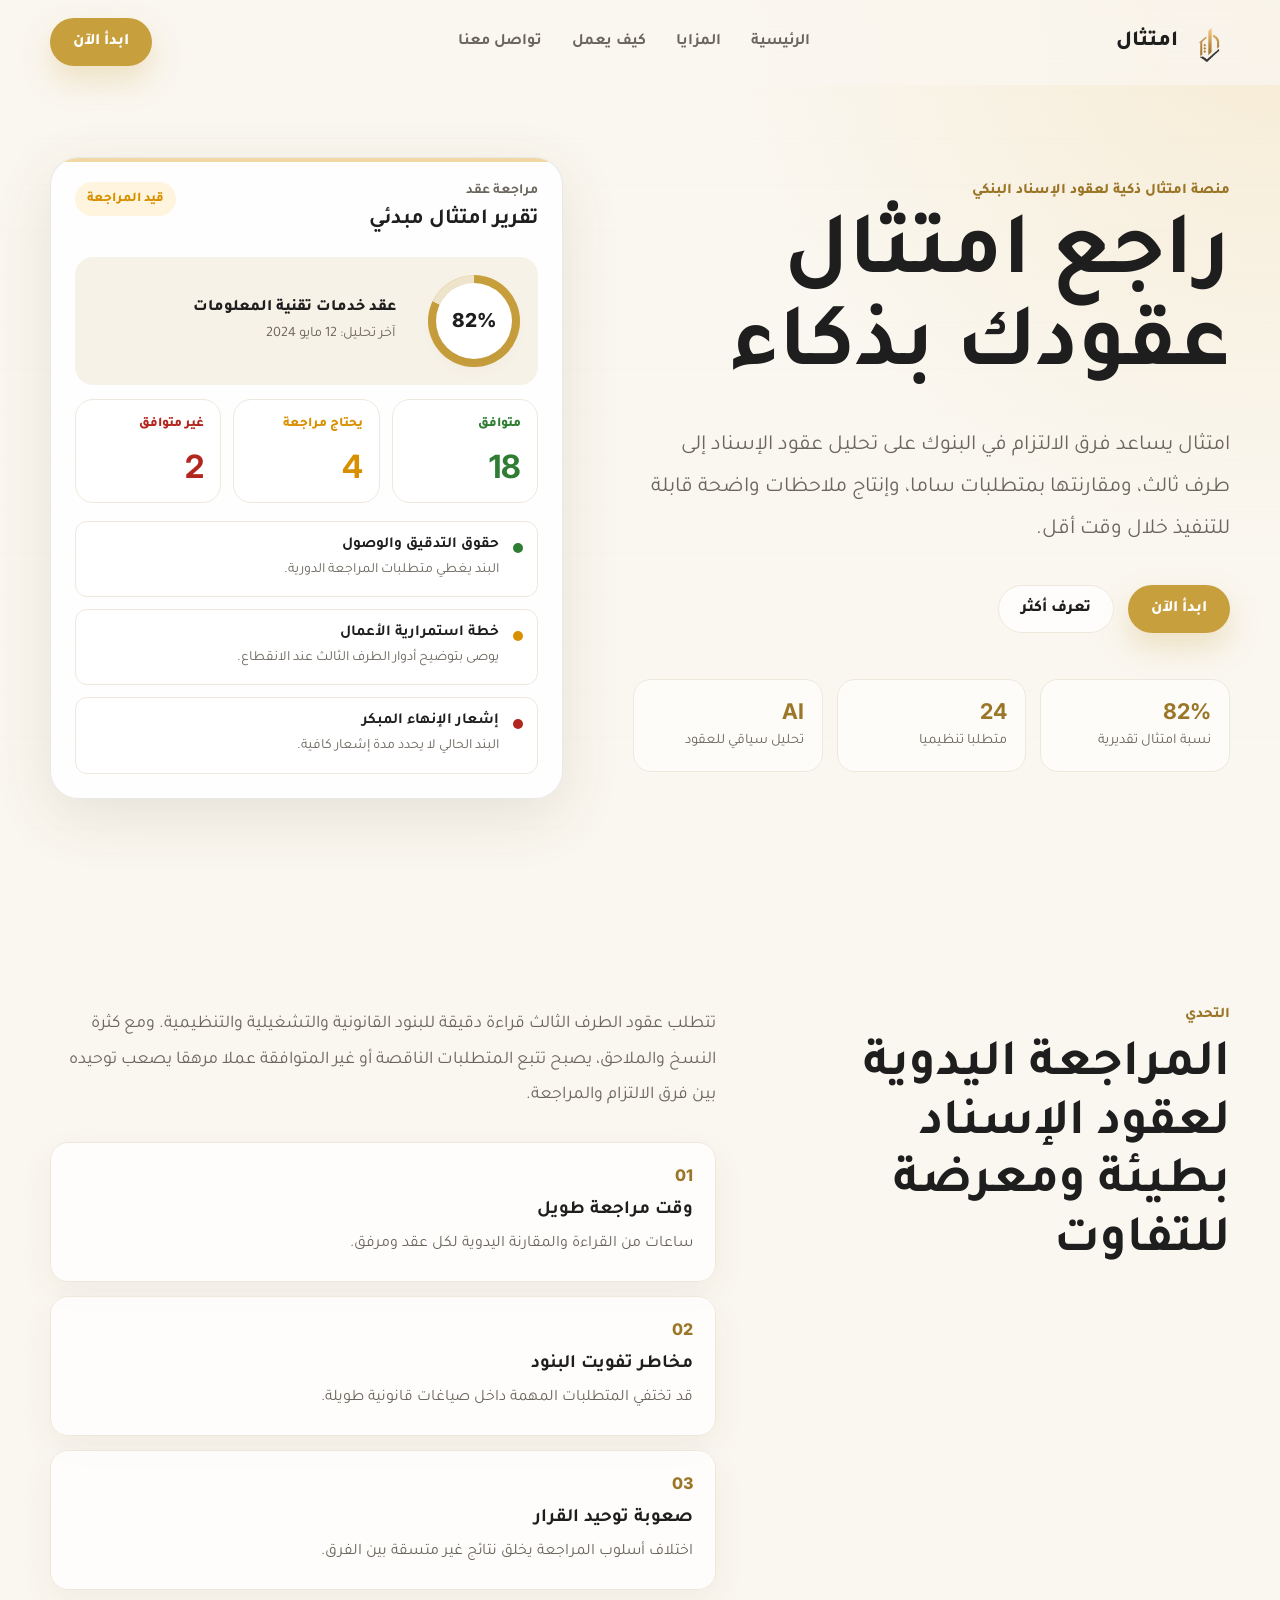
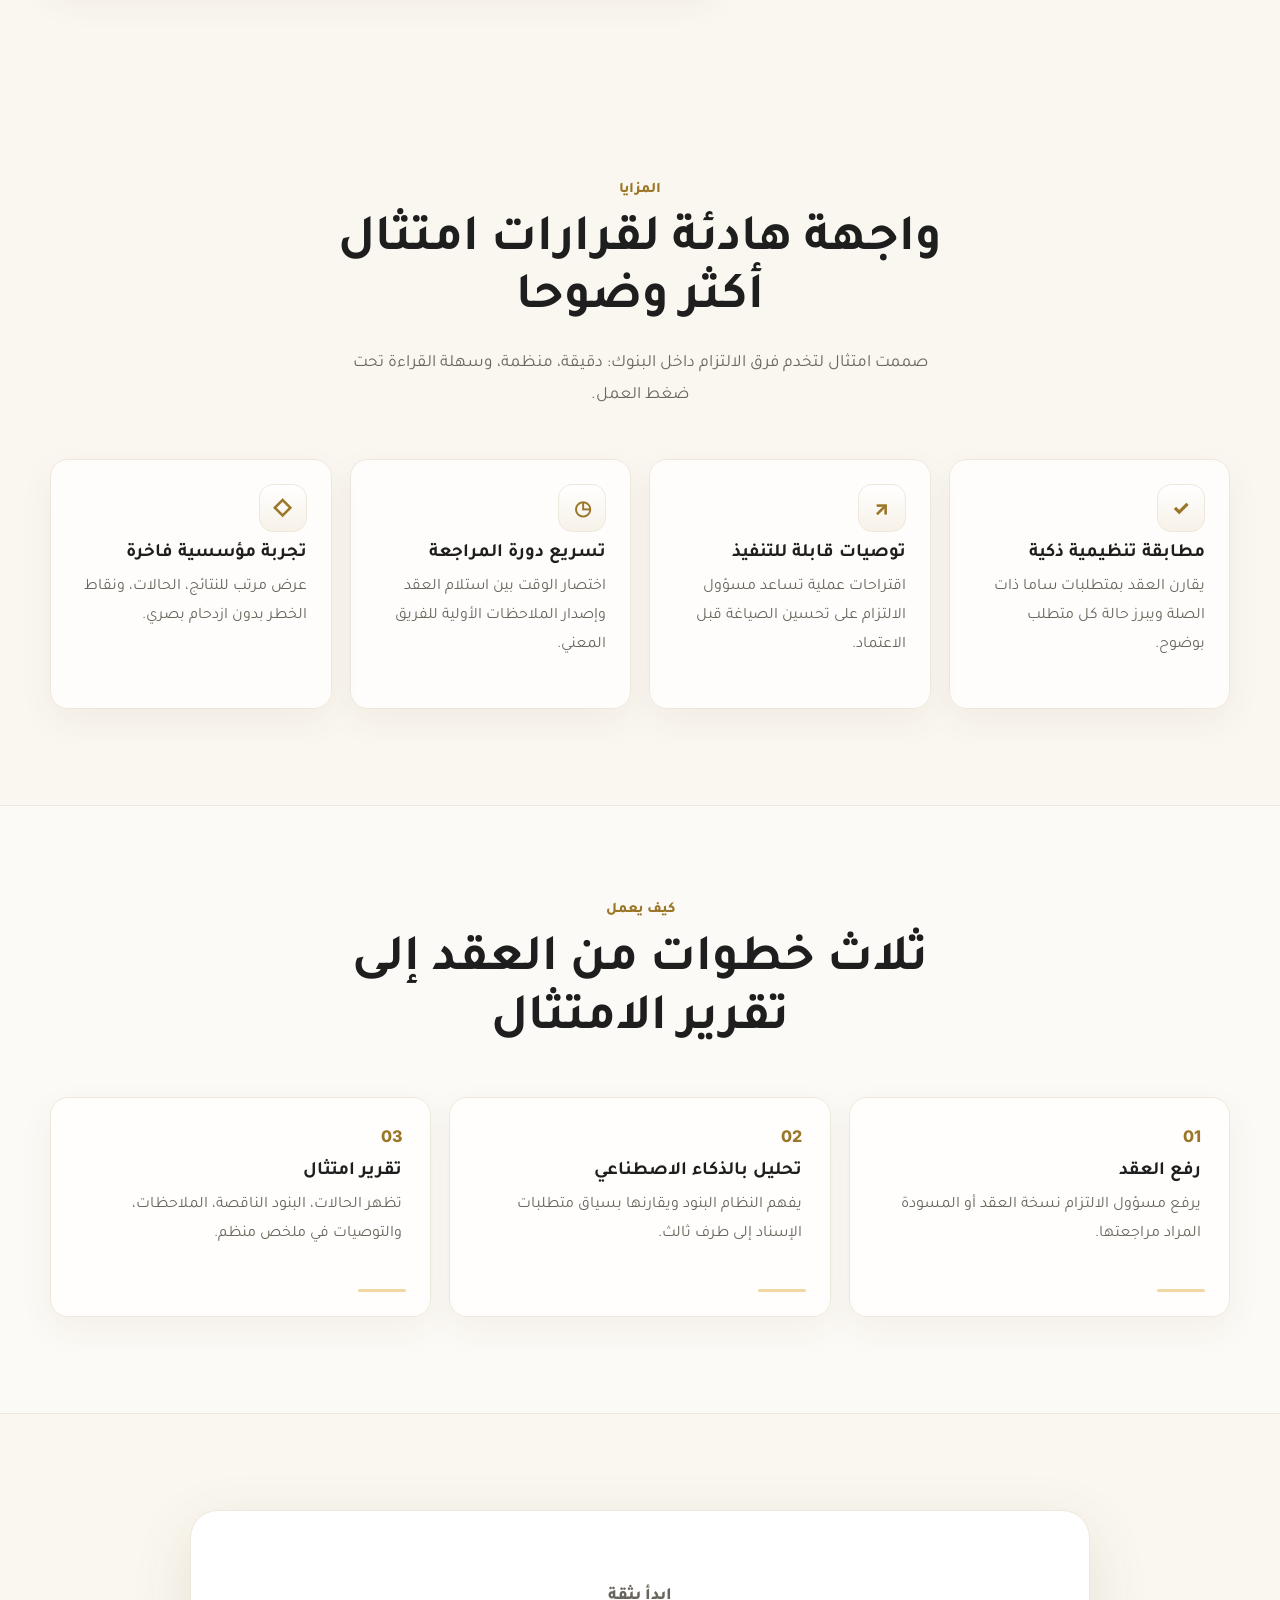
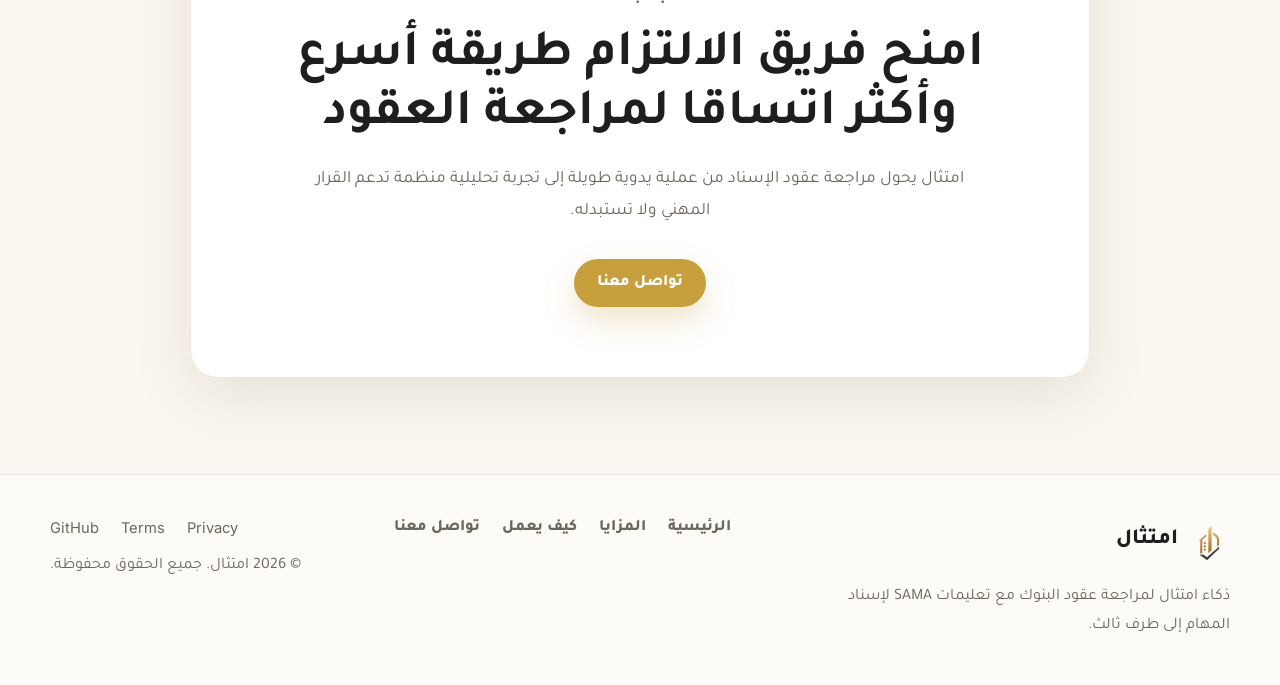
<file: frontend/index.html>
<!DOCTYPE html>
<html lang="ar" dir="rtl">
  <head>
    <meta charset="UTF-8" />
    <meta name="viewport" content="width=device-width, initial-scale=1.0" />
    <meta
      name="description"
      content="امتثال منصة ذكاء اصطناعي لمراجعة عقود الإسناد إلى طرف ثالث وفق متطلبات ساما."
    />
    <title>امتثال | مراجعة امتثال العقود بذكاء</title>
    <link rel="preconnect" href="https://fonts.googleapis.com" />
    <link rel="preconnect" href="https://fonts.gstatic.com" crossorigin />
    <link
      href="https://fonts.googleapis.com/css2?family=Inter:wght@400;500;600;700;800&family=Tajawal:wght@400;500;700;800&display=swap"
      rel="stylesheet"
    />
    <link rel="stylesheet" href="css/variables.css" />
    <link rel="stylesheet" href="css/components.css" />
    <link rel="stylesheet" href="css/style.css" />
  </head>
  <body class="landing-page">
    <header class="site-header" data-header>
      <nav class="navbar container" aria-label="التنقل الرئيسي">
        <a class="brand" href="index.html" aria-label="امتثال">
          <img src="assets/logo.png" alt="" class="brand__mark" />
          <span class="brand__name">امتثال</span>
        </a>

        <button class="nav-toggle" type="button" aria-label="فتح القائمة" aria-expanded="false" data-nav-toggle>
          <span></span>
          <span></span>
          <span></span>
        </button>

        <div class="nav-menu" data-nav-menu>
          <a href="index.html">الرئيسية</a>
          <a href="#features">المزايا</a>
          <a href="#how-it-works">كيف يعمل</a>
          <a href="#contact">تواصل معنا</a>
        </div>

        <a class="btn btn--primary navbar__cta" href="pages/upload.html">ابدأ الآن</a>
      </nav>
    </header>

    <main>
      <section class="hero section" id="home">
        <div class="container hero__grid">
          <div class="hero__content reveal">
            <p class="eyebrow">منصة امتثال ذكية لعقود الإسناد البنكي</p>
            <h1>راجع امتثال عقودك بذكاء</h1>
            <p class="hero__lead">
              امتثال يساعد فرق الالتزام في البنوك على تحليل عقود الإسناد إلى طرف ثالث، ومقارنتها
              بمتطلبات ساما، وإنتاج ملاحظات واضحة قابلة للتنفيذ خلال وقت أقل.
            </p>
            <div class="hero__actions">
              <a class="btn btn--primary" href="pages/upload.html">ابدأ الآن</a>
              <a class="btn btn--secondary" href="#how-it-works">تعرف أكثر</a>
            </div>
            <div class="hero__metrics" aria-label="مؤشرات المنتج">
              <div>
                <strong>82%</strong>
                <span>نسبة امتثال تقديرية</span>
              </div>
              <div>
                <strong>24</strong>
                <span>متطلبا تنظيميا</span>
              </div>
              <div>
                <strong>AI</strong>
                <span>تحليل سياقي للعقود</span>
              </div>
            </div>
          </div>

          <div class="preview-card reveal" aria-label="معاينة لواجهة امتثال">
            <div class="preview-card__top">
              <div>
                <span class="preview-card__label">مراجعة عقد</span>
                <h2>تقرير امتثال مبدئي</h2>
              </div>
              <span class="status-pill status-pill--warning">قيد المراجعة</span>
            </div>

            <div class="score-panel">
              <div class="score-ring" aria-label="نسبة الامتثال 82 بالمئة">
                <span>82%</span>
              </div>
              <div>
                <p>عقد خدمات تقنية المعلومات</p>
                <span class="score-date">آخر تحليل: 12 مايو 2024</span>
              </div>
            </div>

            <div class="preview-stats">
              <div class="mini-stat mini-stat--success">
                <span>متوافق</span>
                <strong>18</strong>
              </div>
              <div class="mini-stat mini-stat--warning">
                <span>يحتاج مراجعة</span>
                <strong>4</strong>
              </div>
              <div class="mini-stat mini-stat--danger">
                <span>غير متوافق</span>
                <strong>2</strong>
              </div>
            </div>

            <div class="requirement-list">
              <div class="requirement-item">
                <span class="dot dot--success"></span>
                <div>
                  <strong>حقوق التدقيق والوصول</strong>
                  <p>البند يغطي متطلبات المراجعة الدورية.</p>
                </div>
              </div>
              <div class="requirement-item">
                <span class="dot dot--warning"></span>
                <div>
                  <strong>خطة استمرارية الأعمال</strong>
                  <p>يوصى بتوضيح أدوار الطرف الثالث عند الانقطاع.</p>
                </div>
              </div>
              <div class="requirement-item">
                <span class="dot dot--danger"></span>
                <div>
                  <strong>إشعار الإنهاء المبكر</strong>
                  <p>البند الحالي لا يحدد مدة إشعار كافية.</p>
                </div>
              </div>
            </div>
          </div>
        </div>
      </section>

      <section class="section problem" id="problem">
        <div class="container split">
          <div class="section-heading reveal">
            <p class="eyebrow">التحدي</p>
            <h2>المراجعة اليدوية لعقود الإسناد بطيئة ومعرضة للتفاوت</h2>
          </div>
          <div class="problem__content reveal">
            <p>
              تتطلب عقود الطرف الثالث قراءة دقيقة للبنود القانونية والتشغيلية والتنظيمية. ومع كثرة
              النسخ والملاحق، يصبح تتبع المتطلبات الناقصة أو غير المتوافقة عملا مرهقا يصعب توحيده بين
              فرق الالتزام والمراجعة.
            </p>
            <div class="problem-grid">
              <article>
                <span>01</span>
                <h3>وقت مراجعة طويل</h3>
                <p>ساعات من القراءة والمقارنة اليدوية لكل عقد ومرفق.</p>
              </article>
              <article>
                <span>02</span>
                <h3>مخاطر تفويت البنود</h3>
                <p>قد تختفي المتطلبات المهمة داخل صياغات قانونية طويلة.</p>
              </article>
              <article>
                <span>03</span>
                <h3>صعوبة توحيد القرار</h3>
                <p>اختلاف أسلوب المراجعة يخلق نتائج غير متسقة بين الفرق.</p>
              </article>
            </div>
          </div>
        </div>
      </section>

      <section class="section features" id="features">
        <div class="container">
          <div class="section-heading section-heading--center reveal">
            <p class="eyebrow">المزايا</p>
            <h2>واجهة هادئة لقرارات امتثال أكثر وضوحا</h2>
            <p>
              صممت امتثال لتخدم فرق الالتزام داخل البنوك: دقيقة، منظمة، وسهلة القراءة تحت ضغط العمل.
            </p>
          </div>

          <div class="feature-grid">
            <article class="feature-card reveal">
              <div class="icon-box" aria-hidden="true">✓</div>
              <h3>مطابقة تنظيمية ذكية</h3>
              <p>يقارن العقد بمتطلبات ساما ذات الصلة ويبرز حالة كل متطلب بوضوح.</p>
            </article>
            <article class="feature-card reveal">
              <div class="icon-box" aria-hidden="true">↗</div>
              <h3>توصيات قابلة للتنفيذ</h3>
              <p>اقتراحات عملية تساعد مسؤول الالتزام على تحسين الصياغة قبل الاعتماد.</p>
            </article>
            <article class="feature-card reveal">
              <div class="icon-box" aria-hidden="true">◷</div>
              <h3>تسريع دورة المراجعة</h3>
              <p>اختصار الوقت بين استلام العقد وإصدار الملاحظات الأولية للفريق المعني.</p>
            </article>
            <article class="feature-card reveal">
              <div class="icon-box" aria-hidden="true">◇</div>
              <h3>تجربة مؤسسية فاخرة</h3>
              <p>عرض مرتب للنتائج، الحالات، ونقاط الخطر بدون ازدحام بصري.</p>
            </article>
          </div>
        </div>
      </section>

      <section class="section process" id="how-it-works">
        <div class="container">
          <div class="section-heading section-heading--center reveal">
            <p class="eyebrow">كيف يعمل</p>
            <h2>ثلاث خطوات من العقد إلى تقرير الامتثال</h2>
          </div>

          <div class="process-grid">
            <article class="process-step reveal">
              <span class="step-number">01</span>
              <h3>رفع العقد</h3>
              <p>يرفع مسؤول الالتزام نسخة العقد أو المسودة المراد مراجعتها.</p>
            </article>
            <article class="process-step reveal">
              <span class="step-number">02</span>
              <h3>تحليل بالذكاء الاصطناعي</h3>
              <p>يفهم النظام البنود ويقارنها بسياق متطلبات الإسناد إلى طرف ثالث.</p>
            </article>
            <article class="process-step reveal">
              <span class="step-number">03</span>
              <h3>تقرير امتثال</h3>
              <p>تظهر الحالات، البنود الناقصة، الملاحظات، والتوصيات في ملخص منظم.</p>
            </article>
          </div>
        </div>
      </section>

      <section class="section final-cta" id="contact">
        <div class="container">
          <div class="cta-panel reveal">
            <p class="eyebrow">ابدأ بثقة</p>
            <h2>امنح فريق الالتزام طريقة أسرع وأكثر اتساقا لمراجعة العقود</h2>
            <p>
              امتثال يحول مراجعة عقود الإسناد من عملية يدوية طويلة إلى تجربة تحليلية منظمة تدعم القرار
              المهني ولا تستبدله.
            </p>
            <a class="btn btn--primary" href="mailto:hello@emtithal.ai">تواصل معنا</a>
          </div>
        </div>
      </section>
    </main>

    <footer class="site-footer">
      <div class="container footer__inner">
        <div class="footer__brand">
          <a class="brand" href="#" aria-label="امتثال">
            <img src="assets/logo.png" alt="" class="brand__mark" />
            <span class="brand__name">امتثال</span>
          </a>
          <p>ذكاء امتثال لمراجعة عقود البنوك مع تعليمات SAMA لإسناد المهام إلى طرف ثالث.</p>
        </div>

        <nav class="footer__links" aria-label="روابط تذييل الصفحة">
          <a href="index.html">الرئيسية</a>
          <a href="#features">المزايا</a>
          <a href="#how-it-works">كيف يعمل</a>
          <a href="#contact">تواصل معنا</a>
        </nav>

        <div class="footer__meta">
          <div class="footer__secondary">
            <a href="#">Privacy</a>
            <a href="#">Terms</a>
            <a href="#">GitHub</a>
          </div>
          <span>© 2026 امتثال. جميع الحقوق محفوظة.</span>
        </div>
      </div>
    </footer>

    <script src="js/animations.js"></script>
    <script src="js/main.js"></script>
  </body>
</html>
</file>
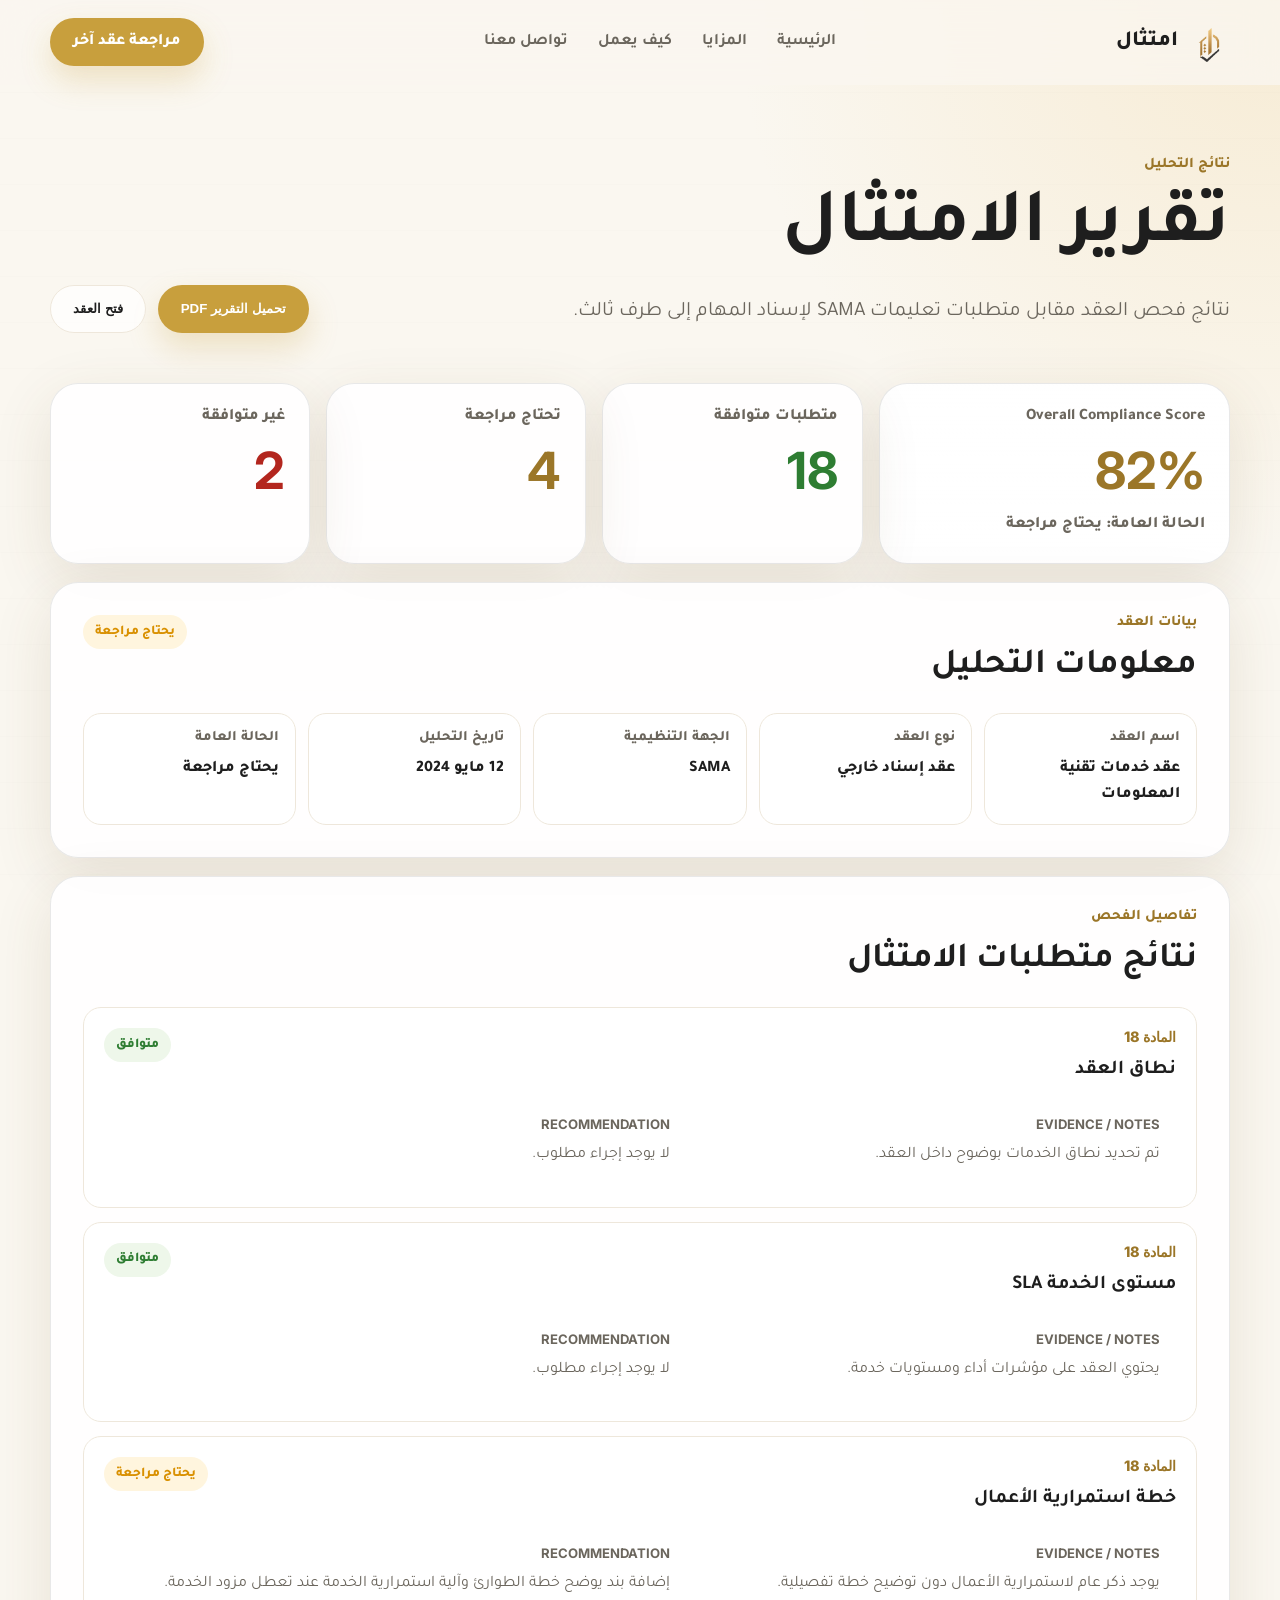
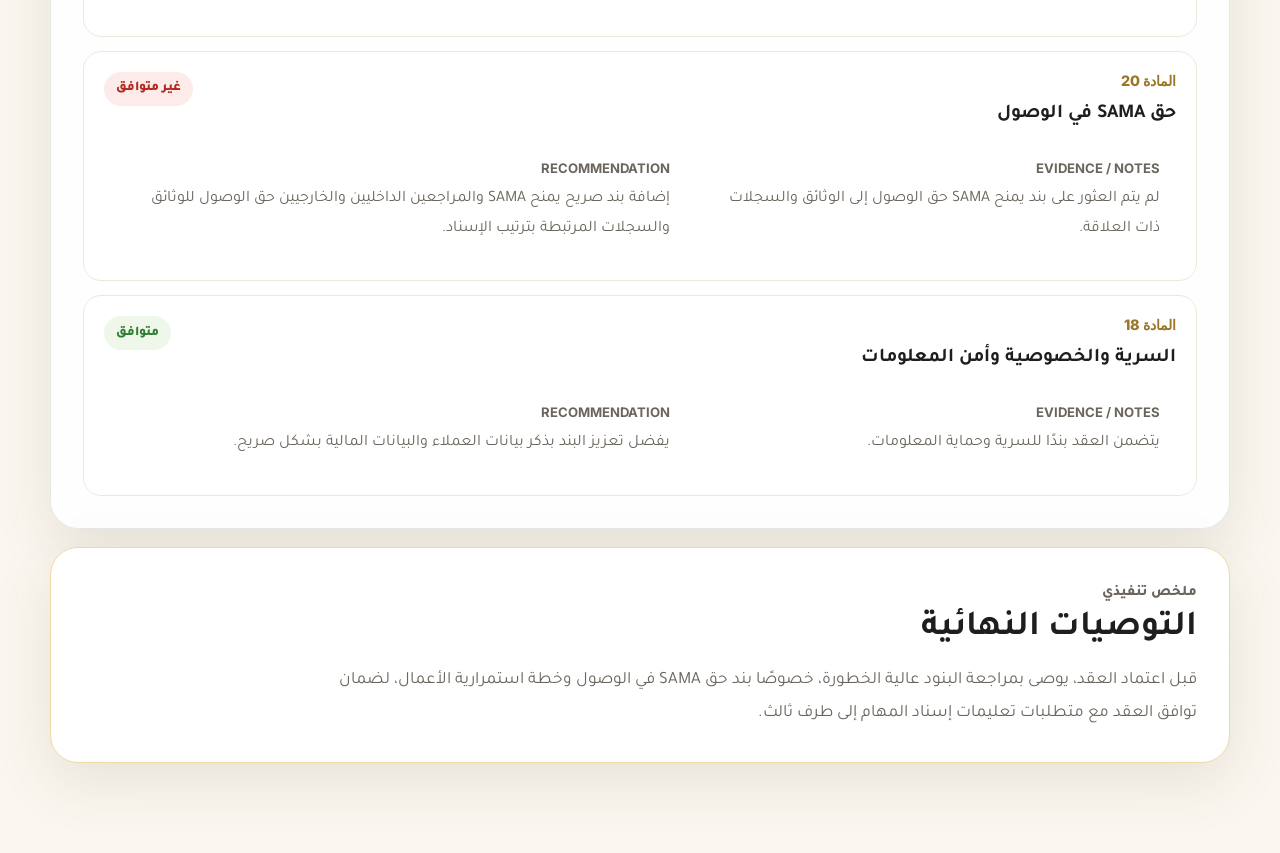
<file: frontend/pages/report.html>
<!DOCTYPE html>
<html lang="ar" dir="rtl">
  <head>
    <meta charset="UTF-8" />
    <meta name="viewport" content="width=device-width, initial-scale=1.0" />
    <meta
      name="description"
      content="تقرير امتثال عقد إسناد خارجي مقابل متطلبات تعليمات SAMA."
    />
    <title>امتثال | تقرير الامتثال</title>
    <link rel="preconnect" href="https://fonts.googleapis.com" />
    <link rel="preconnect" href="https://fonts.gstatic.com" crossorigin />
    <link
      href="https://fonts.googleapis.com/css2?family=Inter:wght@400;500;600;700;800&family=Tajawal:wght@400;500;700;800&display=swap"
      rel="stylesheet"
    />
    <link rel="stylesheet" href="../css/variables.css" />
    <link rel="stylesheet" href="../css/components.css" />
    <link rel="stylesheet" href="../css/style.css" />
  </head>
  <body>
    <header class="site-header" data-header>
      <nav class="navbar container" aria-label="التنقل الرئيسي">
        <a class="brand" href="../index.html" aria-label="امتثال">
          <img src="../assets/logo.png" alt="" class="brand__mark" />
          <span class="brand__name">امتثال</span>
        </a>

        <button class="nav-toggle" type="button" aria-label="فتح القائمة" aria-expanded="false" data-nav-toggle>
          <span></span>
          <span></span>
          <span></span>
        </button>

        <div class="nav-menu" data-nav-menu>
          <a href="../index.html">الرئيسية</a>
          <a href="../index.html#features">المزايا</a>
          <a href="../index.html#how-it-works">كيف يعمل</a>
          <a href="../index.html#contact">تواصل معنا</a>
        </div>

        <a class="btn btn--primary navbar__cta" href="upload.html">مراجعة عقد آخر</a>
      </nav>
    </header>

    <main class="report-page">
      <section class="section report-hero">
        <div class="container report-hero__grid">
          <div class="page-header reveal">
            <p class="eyebrow">نتائج التحليل</p>
            <h1>تقرير الامتثال</h1>
            <p>
              نتائج فحص العقد مقابل متطلبات تعليمات SAMA لإسناد المهام إلى طرف ثالث.
            </p>
          </div>

          <div class="report-actions reveal">
            <button class="btn btn--primary" type="button" data-print-report>تحميل التقرير PDF</button>
            <button class="btn btn--secondary" type="button" data-open-contract>فتح العقد</button>
          </div>
        </div>
      </section>

      <section class="report-content" id="detailed-report">
        <div class="container">
          <div class="summary-grid reveal" aria-label="ملخص الامتثال">
            <article class="score-card score-card--main">
              <span>Overall Compliance Score</span>
              <strong>82%</strong>
              <p>الحالة العامة: يحتاج مراجعة</p>
            </article>
            <article class="score-card score-card--success">
              <span>متطلبات متوافقة</span>
              <strong>18</strong>
            </article>
            <article class="score-card score-card--warning">
              <span>تحتاج مراجعة</span>
              <strong>4</strong>
            </article>
            <article class="score-card score-card--danger">
              <span>غير متوافقة</span>
              <strong>2</strong>
            </article>
          </div>

          <section class="report-card contract-info-card reveal" aria-labelledby="contract-info-title">
            <div class="report-section-head">
              <div>
                <p class="eyebrow">بيانات العقد</p>
                <h2 id="contract-info-title">معلومات التحليل</h2>
              </div>
              <span class="status-pill status-pill--warning">يحتاج مراجعة</span>
            </div>

            <dl class="contract-info-list">
              <div>
                <dt>اسم العقد</dt>
                <dd>عقد خدمات تقنية المعلومات</dd>
              </div>
              <div>
                <dt>نوع العقد</dt>
                <dd>عقد إسناد خارجي</dd>
              </div>
              <div>
                <dt>الجهة التنظيمية</dt>
                <dd>SAMA</dd>
              </div>
              <div>
                <dt>تاريخ التحليل</dt>
                <dd>12 مايو 2024</dd>
              </div>
              <div>
                <dt>الحالة العامة</dt>
                <dd>يحتاج مراجعة</dd>
              </div>
            </dl>
          </section>

          <section class="report-card findings-section reveal" aria-labelledby="findings-title">
            <div class="report-section-head">
              <div>
                <p class="eyebrow">تفاصيل الفحص</p>
                <h2 id="findings-title">نتائج متطلبات الامتثال</h2>
              </div>
            </div>

            <div class="findings-list">
              <article class="finding-item">
                <div class="finding-item__top">
                  <div>
                    <span class="article-number">المادة 18</span>
                    <h3>نطاق العقد</h3>
                  </div>
                  <span class="status-pill status-pill--success">متوافق</span>
                </div>
                <div class="finding-item__body">
                  <div>
                    <h4>Evidence / Notes</h4>
                    <p>تم تحديد نطاق الخدمات بوضوح داخل العقد.</p>
                  </div>
                  <div>
                    <h4>Recommendation</h4>
                    <p>لا يوجد إجراء مطلوب.</p>
                  </div>
                </div>
              </article>

              <article class="finding-item">
                <div class="finding-item__top">
                  <div>
                    <span class="article-number">المادة 18</span>
                    <h3>مستوى الخدمة SLA</h3>
                  </div>
                  <span class="status-pill status-pill--success">متوافق</span>
                </div>
                <div class="finding-item__body">
                  <div>
                    <h4>Evidence / Notes</h4>
                    <p>يحتوي العقد على مؤشرات أداء ومستويات خدمة.</p>
                  </div>
                  <div>
                    <h4>Recommendation</h4>
                    <p>لا يوجد إجراء مطلوب.</p>
                  </div>
                </div>
              </article>

              <article class="finding-item">
                <div class="finding-item__top">
                  <div>
                    <span class="article-number">المادة 18</span>
                    <h3>خطة استمرارية الأعمال</h3>
                  </div>
                  <span class="status-pill status-pill--warning">يحتاج مراجعة</span>
                </div>
                <div class="finding-item__body">
                  <div>
                    <h4>Evidence / Notes</h4>
                    <p>يوجد ذكر عام لاستمرارية الأعمال دون توضيح خطة تفصيلية.</p>
                  </div>
                  <div>
                    <h4>Recommendation</h4>
                    <p>إضافة بند يوضح خطة الطوارئ وآلية استمرارية الخدمة عند تعطل مزود الخدمة.</p>
                  </div>
                </div>
              </article>

              <article class="finding-item">
                <div class="finding-item__top">
                  <div>
                    <span class="article-number">المادة 20</span>
                    <h3>حق SAMA في الوصول</h3>
                  </div>
                  <span class="status-pill status-pill--danger">غير متوافق</span>
                </div>
                <div class="finding-item__body">
                  <div>
                    <h4>Evidence / Notes</h4>
                    <p>لم يتم العثور على بند يمنح SAMA حق الوصول إلى الوثائق والسجلات ذات العلاقة.</p>
                  </div>
                  <div>
                    <h4>Recommendation</h4>
                    <p>
                      إضافة بند صريح يمنح SAMA والمراجعين الداخليين والخارجيين حق الوصول للوثائق
                      والسجلات المرتبطة بترتيب الإسناد.
                    </p>
                  </div>
                </div>
              </article>

              <article class="finding-item">
                <div class="finding-item__top">
                  <div>
                    <span class="article-number">المادة 18</span>
                    <h3>السرية والخصوصية وأمن المعلومات</h3>
                  </div>
                  <span class="status-pill status-pill--success">متوافق</span>
                </div>
                <div class="finding-item__body">
                  <div>
                    <h4>Evidence / Notes</h4>
                    <p>يتضمن العقد بندًا للسرية وحماية المعلومات.</p>
                  </div>
                  <div>
                    <h4>Recommendation</h4>
                    <p>يفضل تعزيز البند بذكر بيانات العملاء والبيانات المالية بشكل صريح.</p>
                  </div>
                </div>
              </article>
            </div>
          </section>

          <section class="report-card recommendations-card reveal" aria-labelledby="recommendations-title">
            <p class="eyebrow">ملخص تنفيذي</p>
            <h2 id="recommendations-title">التوصيات النهائية</h2>
            <p>
              قبل اعتماد العقد، يوصى بمراجعة البنود عالية الخطورة، خصوصًا بند حق SAMA في الوصول
              وخطة استمرارية الأعمال، لضمان توافق العقد مع متطلبات تعليمات إسناد المهام إلى طرف ثالث.
            </p>
          </section>
        </div>
      </section>
    </main>

    <div class="contract-modal" data-contract-modal hidden>
      <section class="contract-modal__panel" role="dialog" aria-modal="true" aria-labelledby="contract-modal-title">
        <button class="contract-modal__close" type="button" data-close-contract aria-label="إغلاق">×</button>
        <p class="eyebrow">معاينة العقد</p>
        <h2 id="contract-modal-title">العقد المرفوع</h2>
        <p>سيتم عرض ملف العقد هنا عند ربط النظام بالمعالجة الفعلية.</p>
        <button class="btn btn--primary" type="button" data-close-contract>إغلاق</button>
      </section>
    </div>

    <script src="../js/animations.js"></script>
    <script src="../js/main.js"></script>
  </body>
</html>
</file>
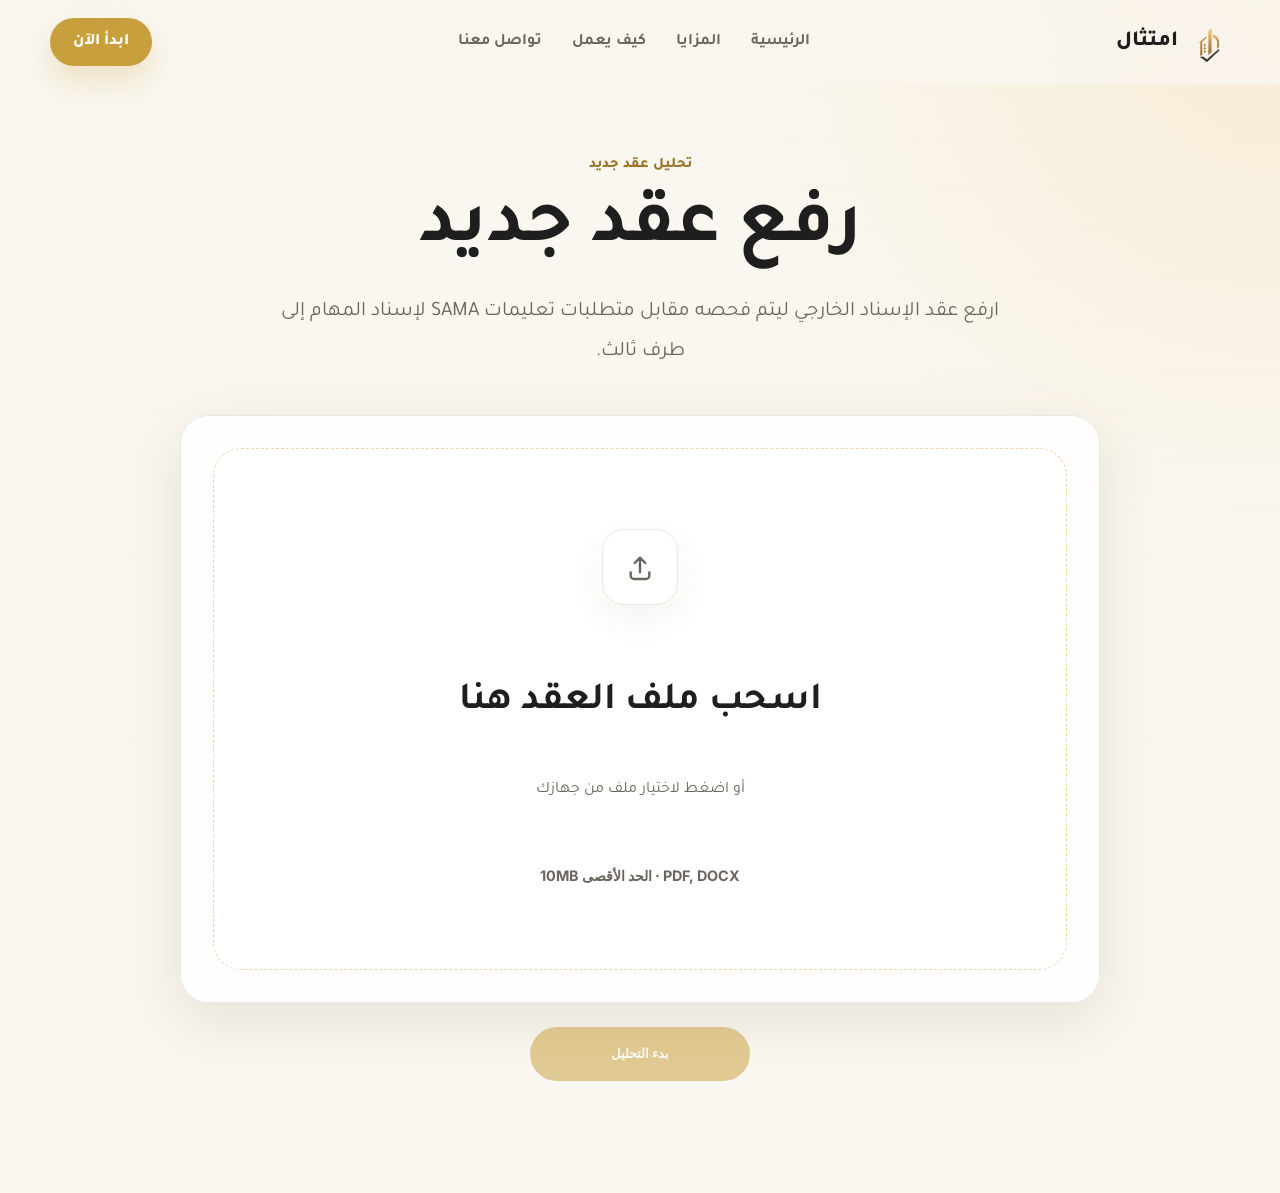
<file: frontend/pages/upload.html>
<!DOCTYPE html>
<html lang="ar" dir="rtl">
  <head>
    <meta charset="UTF-8" />
    <meta name="viewport" content="width=device-width, initial-scale=1.0" />
    <meta
      name="description"
      content="رفع عقد إسناد خارجي في امتثال لتحليله مقابل متطلبات SAMA."
    />
    <title>امتثال | رفع عقد جديد</title>
    <link rel="preconnect" href="https://fonts.googleapis.com" />
    <link rel="preconnect" href="https://fonts.gstatic.com" crossorigin />
    <link
      href="https://fonts.googleapis.com/css2?family=Inter:wght@400;500;600;700;800&family=Tajawal:wght@400;500;700;800&display=swap"
      rel="stylesheet"
    />
    <link rel="stylesheet" href="../css/variables.css" />
    <link rel="stylesheet" href="../css/components.css" />
    <link rel="stylesheet" href="../css/style.css" />
  </head>
  <body>
    <header class="site-header" data-header>
      <nav class="navbar container" aria-label="التنقل الرئيسي">
        <a class="brand" href="../index.html" aria-label="امتثال">
          <img src="../assets/logo.png" alt="" class="brand__mark" />
          <span class="brand__name">امتثال</span>
        </a>

        <button class="nav-toggle" type="button" aria-label="فتح القائمة" aria-expanded="false" data-nav-toggle>
          <span></span>
          <span></span>
          <span></span>
        </button>

        <div class="nav-menu" data-nav-menu>
          <a href="../index.html">الرئيسية</a>
          <a href="../index.html#features">المزايا</a>
          <a href="../index.html#how-it-works">كيف يعمل</a>
          <a href="../index.html#contact">تواصل معنا</a>
        </div>

        <a class="btn btn--primary navbar__cta" href="upload.html">ابدأ الآن</a>
      </nav>
    </header>

    <main>
      <section class="section upload-page">
        <div class="container">
          <div class="page-header reveal">
            <p class="eyebrow">تحليل عقد جديد</p>
            <h1>رفع عقد جديد</h1>
            <p>
              ارفع عقد الإسناد الخارجي ليتم فحصه مقابل متطلبات تعليمات SAMA لإسناد المهام إلى طرف ثالث.
            </p>
          </div>

          <form class="upload-flow reveal" data-upload-form>
            <section class="upload-panel" aria-labelledby="upload-title">
              <div class="upload-card" data-upload-zone>
                <input
                  class="upload-input"
                  id="contract-file"
                  type="file"
                  accept=".pdf,.docx,application/pdf,application/vnd.openxmlformats-officedocument.wordprocessingml.document"
                  data-file-input
                />
                <label class="drop-zone" for="contract-file" data-empty-state>
                  <span class="upload-icon" aria-hidden="true">
                    <svg viewBox="0 0 24 24" role="img" focusable="false">
                      <path d="M12 16V5m0 0 4 4m-4-4-4 4M5 16v2.5A2.5 2.5 0 0 0 7.5 21h9a2.5 2.5 0 0 0 2.5-2.5V16" />
                    </svg>
                  </span>
                  <strong id="upload-title">اسحب ملف العقد هنا</strong>
                  <span>أو اضغط لاختيار ملف من جهازك</span>
                  <small>PDF, DOCX · الحد الأقصى 10MB</small>
                </label>

                <div class="file-preview file-preview--large" data-file-preview hidden>
                  <div class="file-preview__icon" aria-hidden="true">
                    <svg viewBox="0 0 24 24" role="img" focusable="false">
                      <path d="M14 3H7a2 2 0 0 0-2 2v14a2 2 0 0 0 2 2h10a2 2 0 0 0 2-2V8l-5-5Z" />
                      <path d="M14 3v5h5M8 14h8M8 17h5" />
                    </svg>
                  </div>
                  <div class="file-preview__meta">
                    <span class="preview-card__label">ملف العقد</span>
                    <strong data-file-name>اسم الملف</strong>
                    <span data-file-size>0 MB</span>
                  </div>
                  <span class="status-pill status-pill--success">Ready for Analysis</span>
                  <button class="remove-file" type="button" data-remove-file aria-label="إزالة الملف">إزالة الملف</button>
                </div>
              </div>
            </section>

            <button class="btn btn--primary upload-submit" type="submit" data-analyze-button disabled>بدء التحليل</button>
          </form>
        </div>
      </section>
    </main>

    <div class="processing-overlay" data-processing hidden aria-live="polite" aria-label="جاري تحليل العقد">
      <section class="processing-modal" role="status">
        <div class="processing-orbit" aria-hidden="true">
          <span></span>
        </div>
        <div class="processing-panel__head">
          <div>
            <span class="preview-card__label">حالة التحليل</span>
            <h2>جاري تجهيز تقرير الامتثال</h2>
          </div>
          <strong data-progress-value>0%</strong>
        </div>
        <div class="progress-track" aria-hidden="true">
          <span data-progress-bar></span>
        </div>
        <ol class="processing-steps">
          <li data-step="0">Uploading contract</li>
          <li data-step="1">Reading document</li>
          <li data-step="2">Extracting compliance clauses</li>
          <li data-step="3">Comparing against SAMA checklist</li>
          <li data-step="4">Generating compliance report</li>
        </ol>
      </section>
    </div>

    <script src="../js/animations.js"></script>
    <script src="../js/main.js"></script>
  </body>
</html>
</file>
<file: frontend/css/variables.css>
:root {
  --primary: #C89F3D;
  --primary-dark: #9B7628;
  --primary-light: #F1D7A3;
  --background: #FAF7F0;
  --surface: #FFFFFF;
  --text: #1E1E1E;
  --text-muted: #6B665D;
  --border: #E6E6E6;
  --soft-border: #EEE7DB;
  --muted-surface: #F7F2E8;
  --success: #2E7D32;
  --warning: #D99000;
  --danger: #B3261E;
  --success-soft: #EEF7EA;
  --warning-soft: #FFF5DE;
  --danger-soft: #FCEBE9;
  --dark-surface: #171717;
  --surface-42: rgba(255, 255, 255, .42);
  --surface-45: rgba(255, 255, 255, .45);
  --surface-58: rgba(255, 255, 255, .58);
  --surface-70: rgba(255, 255, 255, .7);
  --surface-72: rgba(255, 255, 255, .72);
  --surface-74: rgba(255, 255, 255, .74);
  --surface-78: rgba(255, 255, 255, .78);
  --surface-88: rgba(255, 255, 255, .88);
  --surface-94: rgba(255, 255, 255, .94);
  --surface-96: rgba(255, 255, 255, .96);
  --background-glass: rgba(250, 247, 240, .78);
  --primary-glow: rgba(241, 215, 163, .36);
  --primary-ring-track: rgba(200, 159, 61, .16);
  --primary-shadow: rgba(200, 159, 61, .26);
  --border-glass: rgba(230, 230, 230, .9);
  --grid-line: rgba(30, 30, 30, .025);
  --header-shadow: rgba(51, 41, 19, .06);
  --card-shadow: rgba(99, 76, 30, .06);
  --radius: 18px;
  --radius-sm: 12px;
  --radius-lg: 28px;
  --shadow: 0 10px 30px rgba(0, 0, 0, .08);
  --shadow-soft: 0 18px 60px rgba(99, 76, 30, .12);
  --container: 1180px;
  --section: 112px;
  --section-padding: 96px;
  --font-ar: "Tajawal", "Cairo", sans-serif;
  --font-en: "Inter", sans-serif;
  --ease: cubic-bezier(.2, .8, .2, 1);
}
</file>
<file: frontend/css/components.css>
.container {
  width: min(100% - 40px, var(--container));
  margin-inline: auto;
}

.section {
  padding-block: var(--section);
}

.eyebrow {
  margin: 0 0 14px;
  color: var(--primary-dark);
  font-size: .92rem;
  font-weight: 800;
  letter-spacing: 0;
}

.btn {
  display: inline-flex;
  align-items: center;
  justify-content: center;
  min-height: 48px;
  padding: 0 22px;
  border: 1px solid transparent;
  border-radius: 999px;
  font-weight: 800;
  text-decoration: none;
  transition: transform .25s var(--ease), box-shadow .25s var(--ease), background .25s var(--ease);
  white-space: nowrap;
}

.btn:hover {
  transform: translateY(-2px);
}

.btn:disabled,
.btn[disabled] {
  cursor: not-allowed;
  opacity: .52;
  transform: none;
  box-shadow: none;
}

.btn--primary {
  color: var(--surface);
  background: var(--primary);
  box-shadow: 0 14px 30px var(--primary-shadow);
}

.btn--primary:hover {
  background: var(--primary-dark);
}

.btn--secondary {
  color: var(--text);
  background: var(--surface-70);
  border-color: var(--soft-border);
}

.section-heading {
  max-width: 620px;
}

.section-heading--center {
  margin-inline: auto;
  text-align: center;
}

.section-heading h2,
.cta-panel h2 {
  margin: 0;
  color: var(--text);
  font-size: clamp(2rem, 4vw, 3.4rem);
  line-height: 1.15;
  letter-spacing: 0;
}

.section-heading p:not(.eyebrow),
.cta-panel p {
  color: var(--text-muted);
  font-size: 1.08rem;
  line-height: 1.9;
}

.status-pill {
  display: inline-flex;
  align-items: center;
  min-height: 34px;
  padding: 0 12px;
  border-radius: 999px;
  font-size: .84rem;
  font-weight: 800;
}

.status-pill--warning {
  color: var(--warning);
  background: var(--warning-soft);
}

.status-pill--success {
  color: var(--success);
  background: var(--success-soft);
}

.status-pill--danger {
  color: var(--danger);
  background: var(--danger-soft);
}

.icon-box {
  display: grid;
  place-items: center;
  width: 48px;
  height: 48px;
  border: 1px solid var(--soft-border);
  border-radius: 14px;
  color: var(--primary-dark);
  background: linear-gradient(180deg, var(--surface), var(--muted-surface));
  font-family: var(--font-en);
  font-size: 1.25rem;
  font-weight: 800;
}

.reveal {
  opacity: 0;
  transform: translateY(18px);
  transition: opacity .7s var(--ease), transform .7s var(--ease);
}

.reveal.is-visible {
  opacity: 1;
  transform: translateY(0);
}
</file>
<file: frontend/css/style.css>
* {
  box-sizing: border-box;
}

html {
  scroll-behavior: smooth;
}

body {
  margin: 0;
  color: var(--text);
  background:
    radial-gradient(circle at top right, var(--primary-glow), transparent 34rem),
    var(--background);
  font-family: var(--font-ar);
  text-rendering: optimizeLegibility;
}

body::before {
  content: "";
  position: fixed;
  inset: 0;
  pointer-events: none;
  background-image: linear-gradient(var(--grid-line) 1px, transparent 1px);
  background-size: 100% 46px;
  opacity: .34;
  z-index: -1;
}

img {
  max-width: 100%;
  display: block;
}

a {
  color: inherit;
}

.site-header {
  position: sticky;
  top: 0;
  z-index: 20;
  background: var(--background-glass);
  border-bottom: 1px solid transparent;
  backdrop-filter: blur(18px);
  transition: border-color .25s var(--ease), box-shadow .25s var(--ease);
}

.site-header.is-scrolled {
  border-color: var(--soft-border);
  box-shadow: 0 12px 34px var(--header-shadow);
}

.navbar {
  display: grid;
  grid-template-columns: auto 1fr auto;
  align-items: center;
  min-height: 84px;
  gap: 28px;
}

.brand {
  display: inline-flex;
  align-items: center;
  gap: 10px;
  text-decoration: none;
}

.brand__mark {
  width: 42px;
  height: 42px;
  object-fit: contain;
}

.brand__name {
  font-size: 1.35rem;
  font-weight: 800;
}

.nav-menu {
  justify-self: center;
  display: flex;
  align-items: center;
  gap: 30px;
  color: var(--text-muted);
  font-weight: 700;
}

.nav-menu a {
  text-decoration: none;
  transition: color .2s var(--ease);
}

.nav-menu a:hover {
  color: var(--primary-dark);
}

.nav-toggle {
  display: none;
  width: 44px;
  height: 44px;
  border: 1px solid var(--soft-border);
  border-radius: 999px;
  background: var(--surface);
}

.nav-toggle span {
  display: block;
  width: 18px;
  height: 2px;
  margin: 4px auto;
  background: var(--text);
  border-radius: 999px;
}

.hero {
  padding-top: 72px;
}

.hero__grid {
  display: grid;
  grid-template-columns: minmax(0, 1fr) minmax(360px, .86fr);
  align-items: center;
  gap: 70px;
}

.hero h1 {
  max-width: 720px;
  margin: 0;
  font-size: clamp(3rem, 7vw, 6.2rem);
  line-height: 1.02;
  letter-spacing: 0;
}

.hero__lead {
  max-width: 650px;
  margin: 28px 0 0;
  color: var(--text-muted);
  font-size: clamp(1.12rem, 2vw, 1.35rem);
  line-height: 1.95;
}

.hero__actions {
  display: flex;
  flex-wrap: wrap;
  gap: 14px;
  margin-top: 34px;
}

.hero__metrics {
  display: grid;
  grid-template-columns: repeat(3, minmax(0, 1fr));
  gap: 14px;
  margin-top: 46px;
  max-width: 640px;
}

.hero__metrics div {
  padding: 18px;
  border: 1px solid var(--soft-border);
  border-radius: var(--radius);
  background: var(--surface-58);
}

.hero__metrics strong {
  display: block;
  color: var(--primary-dark);
  font-family: var(--font-en);
  font-size: 1.35rem;
}

.hero__metrics span {
  display: block;
  margin-top: 6px;
  color: var(--text-muted);
  font-size: .9rem;
  line-height: 1.6;
}

.preview-card {
  position: relative;
  padding: 24px;
  border: 1px solid var(--border-glass);
  border-radius: var(--radius-lg);
  background: var(--surface-88);
  box-shadow: var(--shadow-soft);
  overflow: hidden;
}

.preview-card::before {
  content: "";
  position: absolute;
  inset: 0;
  border-top: 4px solid var(--primary-light);
  pointer-events: none;
}

.preview-card__top {
  display: flex;
  justify-content: space-between;
  align-items: flex-start;
  gap: 18px;
}

.preview-card__label {
  color: var(--text-muted);
  font-size: .88rem;
  font-weight: 700;
}

.preview-card h2 {
  margin: 6px 0 0;
  font-size: 1.35rem;
}

.score-panel {
  display: grid;
  grid-template-columns: 106px 1fr;
  align-items: center;
  gap: 18px;
  margin-top: 24px;
  padding: 18px;
  border-radius: var(--radius);
  background: var(--muted-surface);
}

.score-ring {
  display: flex;
  align-items: center;
  justify-content: center;
  width: 92px;
  height: 92px;
  padding: 8px;
  border-radius: 50%;
  background: conic-gradient(var(--primary) 0 82%, var(--primary-ring-track) 82% 100%);
  box-shadow: inset 0 0 0 1px var(--primary-ring-track);
}

.score-ring span {
  display: flex;
  align-items: center;
  justify-content: center;
  width: 100%;
  height: 100%;
  border-radius: 50%;
  background: var(--surface);
  font-family: var(--font-en);
  font-weight: 800;
  font-size: 1.2rem;
  line-height: 1;
  box-shadow: 0 8px 18px var(--card-shadow);
}

.score-panel p {
  margin: 0;
  font-weight: 800;
}

.score-panel  .score-date  {
  display: block;
  margin-top: 8px;
  color: var(--text-muted);
  font-size: .9rem;
}

.preview-stats {
  display: grid;
  grid-template-columns: repeat(3, 1fr);
  gap: 12px;
  margin-top: 14px;
}

.mini-stat {
  min-height: 104px;
  padding: 16px;
  border: 1px solid var(--soft-border);
  border-radius: var(--radius);
  background: var(--surface);
}

.mini-stat span {
  display: block;
  font-size: .84rem;
  font-weight: 800;
}

.mini-stat strong {
  display: block;
  margin-top: 14px;
  font-family: var(--font-en);
  font-size: 2rem;
}

.mini-stat--success span,
.mini-stat--success strong {
  color: var(--success);
}

.mini-stat--warning span,
.mini-stat--warning strong {
  color: var(--warning);
}

.mini-stat--danger span,
.mini-stat--danger strong {
  color: var(--danger);
}

.requirement-list {
  display: grid;
  gap: 12px;
  margin-top: 18px;
}

.requirement-item {
  display: grid;
  grid-template-columns: 12px 1fr;
  gap: 12px;
  padding: 14px;
  border: 1px solid var(--soft-border);
  border-radius: var(--radius-sm);
  background: var(--surface-72);
}

.dot {
  width: 10px;
  height: 10px;
  margin-top: 7px;
  border-radius: 50%;
}

.dot--success {
  background: var(--success);
}

.dot--warning {
  background: var(--warning);
}

.dot--danger {
  background: var(--danger);
}

.requirement-item strong {
  display: block;
  font-size: .96rem;
}

.requirement-item p {
  margin: 5px 0 0;
  color: var(--text-muted);
  font-size: .88rem;
  line-height: 1.65;
}

.split {
  display: grid;
  grid-template-columns: .8fr 1.2fr;
  gap: 70px;
}

.problem__content > p {
  margin-top: 0;
  color: var(--text-muted);
  font-size: 1.12rem;
  line-height: 2;
}

.problem-grid {
  display: grid;
  gap: 14px;
  margin-top: 28px;
}

.problem-grid article,
.feature-card,
.process-step {
  border: 1px solid var(--soft-border);
  border-radius: var(--radius);
  background: var(--surface-74);
  box-shadow: 0 12px 34px var(--card-shadow);
}

.problem-grid article {
  padding: 22px;
}

.problem-grid span,
.step-number {
  color: var(--primary-dark);
  font-family: var(--font-en);
  font-weight: 800;
}

.problem-grid h3,
.feature-card h3,
.process-step h3 {
  margin: 10px 0 8px;
  font-size: 1.18rem;
}

.problem-grid p,
.feature-card p,
.process-step p {
  margin: 0;
  color: var(--text-muted);
  line-height: 1.8;
}

.feature-grid {
  display: grid;
  grid-template-columns: repeat(4, 1fr);
  gap: 18px;
  margin-top: 46px;
}

.feature-card {
  min-height: 250px;
  padding: 24px;
  transition: transform .25s var(--ease), box-shadow .25s var(--ease);
}

.feature-card:hover {
  transform: translateY(-6px);
  box-shadow: var(--shadow);
}

.process {
  background: var(--surface-42);
  border-block: 1px solid var(--soft-border);
}

.process-grid {
  display: grid;
  grid-template-columns: repeat(3, 1fr);
  gap: 18px;
  margin-top: 46px;
  counter-reset: process;
}

.process-step {
  position: relative;
  min-height: 220px;
  padding: 28px;
  overflow: hidden;
}

.process-step::after {
  content: "";
  position: absolute;
  inset-inline-start: 24px;
  bottom: 24px;
  width: 48px;
  height: 3px;
  border-radius: 999px;
  background: var(--primary-light);
}

.final-cta {
  padding-bottom: 96px;
}

.landing-page .problem,
.landing-page .features,
.landing-page .process,
.landing-page .final-cta {
  padding-block: var(--section-padding);
}

.cta-panel {
  max-width: 900px;
  margin-inline: auto;
  padding: clamp(32px, 6vw, 70px);
  text-align: center;
  border: 1px solid var(--soft-border);
  border-radius: var(--radius-lg);
  background:
    linear-gradient(180deg, var(--surface-94), var(--surface-78)),
    var(--surface);
  box-shadow: var(--shadow-soft);
}

.cta-panel p:not(.eyebrow) {
  max-width: 680px;
  margin: 18px auto 30px;
}

.site-footer {
  padding: 44px 0;
  border-top: 1px solid var(--soft-border);
  background: var(--surface-45);
}

.footer__inner {
  display: grid;
  grid-template-columns: minmax(260px, 1.2fr) auto minmax(220px, .8fr);
  align-items: start;
  gap: 34px;
  color: var(--text-muted);
}

.footer__brand p {
  max-width: 390px;
  margin: 14px 0 0;
  line-height: 1.8;
}

.footer__links,
.footer__secondary {
  display: flex;
  flex-wrap: wrap;
  gap: 14px 22px;
}

.footer__links {
  justify-content: center;
  font-weight: 800;
}

.footer__secondary {
  justify-content: flex-end;
  font-family: var(--font-en);
  font-size: .92rem;
}

.footer__links a,
.footer__secondary a {
  text-decoration: none;
  transition: color .2s var(--ease);
}

.footer__links a:hover,
.footer__secondary a:hover {
  color: var(--primary-dark);
}

.footer__meta {
  display: grid;
  gap: 16px;
  justify-items: end;
}

.footer__meta span {
  margin: 0;
  line-height: 1.7;
}

.footer__inner .brand {
  color: var(--text);
}

.upload-page {
  padding-top: 72px;
}

.page-header {
  max-width: 760px;
  margin: 0 auto 42px;
  text-align: center;
}

.page-header h1 {
  margin: 0;
  font-size: clamp(2.8rem, 6vw, 5.2rem);
  line-height: 1.08;
  letter-spacing: 0;
}

.page-header p:not(.eyebrow) {
  max-width: 720px;
  margin: 22px auto 0;
  color: var(--text-muted);
  font-size: clamp(1.08rem, 2vw, 1.28rem);
  line-height: 1.95;
}

.upload-flow {
  display: grid;
  justify-items: center;
  gap: 24px;
}

.upload-panel {
  width: min(100%, 920px);
  border: 1px solid var(--border-glass);
  border-radius: var(--radius-lg);
  background: var(--surface-88);
  box-shadow: var(--shadow-soft);
  padding: clamp(18px, 3vw, 32px);
}

.upload-card {
  position: relative;
}

.upload-input {
  position: absolute;
  inline-size: 1px;
  block-size: 1px;
  opacity: 0;
  pointer-events: none;
}

.drop-zone {
  display: grid;
  place-items: center;
  min-height: clamp(420px, 58vh, 560px);
  padding: clamp(28px, 5vw, 54px);
  text-align: center;
  border: 1px dashed var(--primary-light);
  border-radius: var(--radius-lg);
  background:
    linear-gradient(180deg, var(--surface-94), var(--surface-70)),
    var(--surface);
  transition: border-color .25s var(--ease), box-shadow .25s var(--ease), transform .25s var(--ease), background .25s var(--ease);
  cursor: pointer;
}

.upload-card.has-file .drop-zone {
  display: none;
}

.upload-card.is-dragging .drop-zone {
  border-color: var(--primary);
  background: var(--warning-soft);
  box-shadow: inset 0 0 0 1px var(--primary-light), var(--shadow);
  transform: translateY(-2px);
}

.upload-icon,
.file-preview__icon {
  display: grid;
  place-items: center;
  width: 76px;
  height: 76px;
  border: 1px solid var(--soft-border);
  border-radius: 22px;
  color: var(--primary-dark);
  background: var(--surface);
  box-shadow: 0 14px 34px var(--card-shadow);
}

.upload-icon svg,
.file-preview__icon svg {
  width: 32px;
  height: 32px;
  fill: none;
  stroke: currentColor;
  stroke-width: 1.8;
  stroke-linecap: round;
  stroke-linejoin: round;
}

.drop-zone strong {
  margin-top: 22px;
  font-size: clamp(1.7rem, 3vw, 2.45rem);
}

.drop-zone span,
.drop-zone small {
  color: var(--text-muted);
  line-height: 1.7;
}

.drop-zone small {
  margin-top: 8px;
  font-family: var(--font-en);
  font-size: .9rem;
  font-weight: 700;
}

.file-preview {
  display: grid;
  grid-template-columns: auto 1fr auto auto;
  align-items: center;
  gap: 16px;
  margin-top: 18px;
  padding: 16px;
  border: 1px solid var(--soft-border);
  border-radius: var(--radius);
  background: var(--surface);
}

.file-preview--large {
  grid-template-columns: auto minmax(0, 1fr) auto;
  min-height: clamp(420px, 58vh, 560px);
  margin-top: 0;
  padding: clamp(24px, 5vw, 56px);
  border-style: dashed;
  border-color: var(--primary-light);
  border-radius: var(--radius-lg);
  background:
    linear-gradient(180deg, var(--surface-94), var(--surface-70)),
    var(--surface);
}

.file-preview[hidden],
.processing-overlay[hidden] {
  display: none;
}

.file-preview__meta {
  min-width: 0;
}

.file-preview__meta strong,
.file-preview__meta span {
  display: block;
}

.file-preview__meta strong {
  max-width: 520px;
  overflow: hidden;
  text-overflow: ellipsis;
  white-space: nowrap;
  font-size: clamp(1.25rem, 2vw, 1.8rem);
}

.file-preview__meta span {
  margin-top: 6px;
  color: var(--text-muted);
  font-family: var(--font-en);
  font-size: .9rem;
}

.remove-file {
  min-height: 38px;
  padding: 0 14px;
  border: 1px solid var(--soft-border);
  border-radius: 999px;
  color: var(--danger);
  background: var(--surface);
  font-family: var(--font-ar);
  font-weight: 800;
  cursor: pointer;
}

.file-preview--large .remove-file {
  grid-column: 3;
}

.upload-submit {
  min-width: 220px;
  min-height: 54px;
}

.contract-form-card {
  padding: clamp(22px, 3vw, 30px);
}

.contract-form-card h2 {
  margin: 0;
  font-size: 1.55rem;
}

.contract-form-card > p {
  margin: 10px 0 24px;
  color: var(--text-muted);
  line-height: 1.8;
}

.contract-form {
  display: grid;
  gap: 18px;
}

.contract-form label {
  display: grid;
  gap: 8px;
}

.contract-form span {
  font-weight: 800;
}

.contract-form input,
.contract-form select {
  width: 100%;
  min-height: 50px;
  padding: 0 14px;
  border: 1px solid var(--soft-border);
  border-radius: var(--radius-sm);
  color: var(--text);
  background: var(--surface);
  font-family: var(--font-ar);
  font-size: 1rem;
  outline: none;
  transition: border-color .2s var(--ease), box-shadow .2s var(--ease);
}

.contract-form input:focus,
.contract-form select:focus {
  border-color: var(--primary);
  box-shadow: 0 0 0 4px var(--primary-ring-track);
}

.form-actions {
  display: flex;
  flex-wrap: wrap;
  gap: 12px;
  margin-top: 10px;
}

.processing-overlay {
  position: fixed;
  inset: 0;
  z-index: 60;
  display: grid;
  place-items: center;
  padding: 24px;
  background: var(--background-glass);
  backdrop-filter: blur(22px);
}

.processing-modal {
  width: min(100%, 680px);
  padding: clamp(26px, 5vw, 46px);
  border: 1px solid var(--border-glass);
  border-radius: var(--radius-lg);
  background:
    linear-gradient(180deg, var(--surface-96), var(--surface-88)),
    var(--surface);
  box-shadow: var(--shadow-soft);
}

.processing-orbit {
  position: relative;
  width: 72px;
  height: 72px;
  margin: 0 auto 24px;
  border: 1px solid var(--primary-light);
  border-radius: 50%;
  background: var(--surface);
}

.processing-orbit::before {
  content: "";
  position: absolute;
  inset: 13px;
  border-radius: 50%;
  background: var(--muted-surface);
}

.processing-orbit span {
  position: absolute;
  inset: -1px;
  border-radius: inherit;
  border: 3px solid transparent;
  border-top-color: var(--primary);
  animation: spin 1s linear infinite;
}

.processing-panel__head {
  display: flex;
  justify-content: space-between;
  align-items: flex-start;
  gap: 20px;
}

.processing-panel h2 {
  margin: 6px 0 0;
  font-size: 1.35rem;
}

.processing-modal h2 {
  margin: 6px 0 0;
  font-size: clamp(1.45rem, 3vw, 2rem);
}

.processing-panel__head strong {
  color: var(--primary-dark);
  font-family: var(--font-en);
  font-size: 1.4rem;
}

.progress-track {
  height: 10px;
  margin-top: 22px;
  overflow: hidden;
  border-radius: 999px;
  background: var(--surface);
}

.progress-track span {
  display: block;
  width: 0;
  height: 100%;
  border-radius: inherit;
  background: var(--primary);
  transition: width .35s var(--ease);
}

.processing-steps {
  display: grid;
  gap: 12px;
  margin: 22px 0 0;
  padding: 0;
  list-style: none;
}

.processing-steps li {
  position: relative;
  padding: 12px 42px 12px 14px;
  border: 1px solid var(--soft-border);
  border-radius: var(--radius-sm);
  color: var(--text-muted);
  background: var(--surface-70);
  font-weight: 800;
}

.processing-steps li::before {
  content: "";
  position: absolute;
  top: 50%;
  inset-inline-start: 14px;
  width: 12px;
  height: 12px;
  border-radius: 50%;
  border: 2px solid var(--primary-light);
  transform: translateY(-50%);
}

.processing-steps li.is-active {
  color: var(--primary-dark);
  background: var(--warning-soft);
}

.processing-steps li.is-complete {
  color: var(--success);
  background: var(--success-soft);
}

.processing-steps li.is-complete::before {
  content: "✓";
  display: grid;
  place-items: center;
  border-color: var(--success);
  background: var(--success);
  color: var(--surface);
  font-family: var(--font-en);
  font-size: .62rem;
  font-weight: 800;
}

@keyframes spin {
  to {
    transform: rotate(360deg);
  }
}

.placeholder-page {
  display: grid;
  min-height: 100vh;
  place-items: center;
  padding-block: 40px;
}

.placeholder-page h1 {
  margin: 0;
  font-size: clamp(2.4rem, 5vw, 4rem);
}

.report-page {
  padding-bottom: 90px;
}

.report-hero {
  padding-top: 72px;
  padding-bottom: 50px;
}

.report-hero__grid {
  display: grid;
  grid-template-columns: 1fr auto;
  align-items: end;
  gap: 28px;
}

.report-hero .page-header {
  margin: 0;
  text-align: start;
}

.report-hero .page-header p:not(.eyebrow) {
  margin-inline: 0;
}

.report-actions {
  display: flex;
  flex-wrap: wrap;
  gap: 12px;
  justify-content: flex-end;
}

.report-content {
  scroll-margin-top: 110px;
}

.summary-grid {
  display: grid;
  grid-template-columns: 1.35fr repeat(3, 1fr);
  gap: 16px;
}

.score-card,
.report-card {
  border: 1px solid var(--border-glass);
  border-radius: var(--radius-lg);
  background: var(--surface-88);
  box-shadow: var(--shadow-soft);
}

.score-card {
  min-height: 170px;
  padding: 24px;
}

.score-card span,
.score-card p {
  color: var(--text-muted);
  font-weight: 800;
}

.score-card strong {
  display: block;
  margin-top: 18px;
  font-family: var(--font-en);
  font-size: clamp(2.25rem, 4vw, 3.5rem);
  line-height: 1;
}

.score-card p {
  margin: 16px 0 0;
  line-height: 1.7;
}

.score-card--main {
  background:
    linear-gradient(180deg, var(--surface-94), var(--surface-78)),
    var(--surface);
}

.score-card--main strong,
.score-card--warning strong {
  color: var(--primary-dark);
}

.score-card--success strong {
  color: var(--success);
}

.score-card--danger strong {
  color: var(--danger);
}

.report-card {
  margin-top: 18px;
  padding: clamp(22px, 3vw, 32px);
}

.report-section-head {
  display: flex;
  justify-content: space-between;
  align-items: flex-start;
  gap: 20px;
  margin-bottom: 24px;
}

.report-section-head h2,
.recommendations-card h2 {
  margin: 0;
  font-size: clamp(1.55rem, 3vw, 2.2rem);
}

.contract-info-list {
  display: grid;
  grid-template-columns: repeat(5, 1fr);
  gap: 12px;
  margin: 0;
}

.contract-info-list div {
  padding: 16px;
  border: 1px solid var(--soft-border);
  border-radius: var(--radius);
  background: var(--surface-70);
}

.contract-info-list dt {
  color: var(--text-muted);
  font-size: .9rem;
  font-weight: 800;
}

.contract-info-list dd {
  margin: 10px 0 0;
  color: var(--text);
  font-weight: 800;
  line-height: 1.6;
}

.findings-list {
  display: grid;
  gap: 14px;
}

.finding-item {
  padding: 20px;
  border: 1px solid var(--soft-border);
  border-radius: var(--radius);
  background: var(--surface-70);
}

.finding-item__top {
  display: flex;
  justify-content: space-between;
  align-items: flex-start;
  gap: 18px;
}

.article-number {
  color: var(--primary-dark);
  font-family: var(--font-en);
  font-size: .9rem;
  font-weight: 800;
}

.finding-item h3 {
  margin: 8px 0 0;
  font-size: 1.22rem;
}

.finding-item__body {
  display: grid;
  grid-template-columns: .9fr 1.1fr;
  gap: 14px;
  margin-top: 18px;
}

.finding-item__body div {
  padding: 16px;
  border-radius: var(--radius-sm);
  background: var(--surface);
}

.finding-item h4 {
  margin: 0 0 8px;
  color: var(--text-muted);
  font-family: var(--font-en);
  font-size: .82rem;
  text-transform: uppercase;
}

.finding-item p,
.recommendations-card p {
  margin: 0;
  color: var(--text-muted);
  line-height: 1.9;
}

.recommendations-card {
  border-color: var(--primary-light);
  background:
    linear-gradient(180deg, var(--surface-94), var(--surface-78)),
    var(--surface);
}

.recommendations-card p:not(.eyebrow) {
  max-width: 900px;
  margin-top: 14px;
  font-size: 1.08rem;
}

.contract-modal {
  position: fixed;
  inset: 0;
  z-index: 70;
  display: grid;
  place-items: center;
  padding: 24px;
  background: var(--background-glass);
  backdrop-filter: blur(20px);
}

.contract-modal[hidden] {
  display: none;
}

.contract-modal__panel {
  position: relative;
  width: min(100%, 560px);
  padding: clamp(28px, 5vw, 44px);
  border: 1px solid var(--border-glass);
  border-radius: var(--radius-lg);
  background:
    linear-gradient(180deg, var(--surface-96), var(--surface-88)),
    var(--surface);
  box-shadow: var(--shadow-soft);
}

.contract-modal__panel h2 {
  margin: 0;
  font-size: clamp(1.65rem, 4vw, 2.35rem);
}

.contract-modal__panel p:not(.eyebrow) {
  margin: 14px 0 26px;
  color: var(--text-muted);
  font-size: 1.08rem;
  line-height: 1.9;
}

.contract-modal__close {
  position: absolute;
  top: 18px;
  inset-inline-end: 18px;
  display: grid;
  place-items: center;
  width: 38px;
  height: 38px;
  border: 1px solid var(--soft-border);
  border-radius: 999px;
  color: var(--text-muted);
  background: var(--surface);
  font-size: 1.4rem;
  line-height: 1;
  cursor: pointer;
}

.has-modal {
  overflow: hidden;
}

@media (max-width: 980px) {
  :root {
    --section: 84px;
    --section-padding: 84px;
  }

  .navbar {
    grid-template-columns: auto auto;
    justify-content: space-between;
  }

  .nav-toggle {
    display: block;
  }

  .navbar__cta {
    display: none;
  }

  .nav-menu {
    position: absolute;
    top: 74px;
    inset-inline: 20px;
    display: grid;
    justify-items: start;
    gap: 18px;
    padding: 20px;
    border: 1px solid var(--soft-border);
    border-radius: var(--radius);
    background: var(--surface-96);
    box-shadow: var(--shadow);
    transform: translateY(-8px);
    opacity: 0;
    pointer-events: none;
    transition: opacity .25s var(--ease), transform .25s var(--ease);
  }

  .nav-menu.is-open {
    opacity: 1;
    transform: translateY(0);
    pointer-events: auto;
  }

  .hero__grid,
  .split {
    grid-template-columns: 1fr;
    gap: 46px;
  }

  .feature-grid,
  .process-grid,
  .summary-grid {
    grid-template-columns: repeat(2, 1fr);
  }

  .report-hero__grid,
  .contract-info-list {
    grid-template-columns: 1fr;
  }

  .report-actions {
    justify-content: flex-start;
  }

  .footer__inner {
    grid-template-columns: 1fr;
    justify-items: center;
    text-align: center;
  }

  .footer__brand p {
    margin-inline: auto;
  }

  .footer__links,
  .footer__secondary {
    justify-content: center;
  }

  .footer__meta {
    justify-items: center;
  }
}

@media (max-width: 640px) {
  .container {
    width: min(100% - 28px, var(--container));
  }

  :root {
    --section-padding: 72px;
  }

  .hero {
    padding-top: 52px;
  }

  .hero__metrics,
  .preview-stats,
  .feature-grid,
  .process-grid,
  .summary-grid,
  .finding-item__body {
    grid-template-columns: 1fr;
  }

  .hero__actions .btn,
  .form-actions .btn,
  .report-actions .btn {
    width: 100%;
  }

  .drop-zone,
  .file-preview--large {
    min-height: 300px;
    padding: 24px;
  }

  .file-preview,
  .file-preview--large {
    grid-template-columns: auto 1fr;
  }

  .file-preview .status-pill,
  .remove-file,
  .file-preview--large .remove-file {
    grid-column: 1 / -1;
    justify-self: start;
  }

  .upload-submit {
    width: 100%;
  }

  .preview-card {
    padding: 18px;
    border-radius: 22px;
  }

  .preview-card__top,
  .score-panel {
    grid-template-columns: 1fr;
  }

  .preview-card__top {
    display: grid;
  }

  .score-panel {
    justify-items: start;
  }

  .section-heading h2,
  .cta-panel h2 {
    font-size: 2rem;
  }
}

@media print {
  body {
    background: var(--surface);
  }

  body::before,
  .site-header,
  .report-actions,
  .contract-modal,
  .btn {
    display: none !important;
  }

  .section,
  .report-hero {
    padding: 0;
  }

  .container {
    width: 100%;
  }

  .report-page {
    padding: 0;
  }

  .report-hero__grid,
  .summary-grid,
  .contract-info-list,
  .finding-item__body {
    grid-template-columns: 1fr;
  }

  .page-header,
  .report-hero .page-header {
    margin-bottom: 18px;
    text-align: start;
  }

  .page-header h1 {
    font-size: 2.4rem;
  }

  .score-card,
  .report-card,
  .finding-item,
  .contract-info-list div,
  .finding-item__body div {
    box-shadow: none;
    background: var(--surface);
    break-inside: avoid;
  }

  .report-card,
  .score-card {
    border-color: var(--border);
  }
}
</file>
